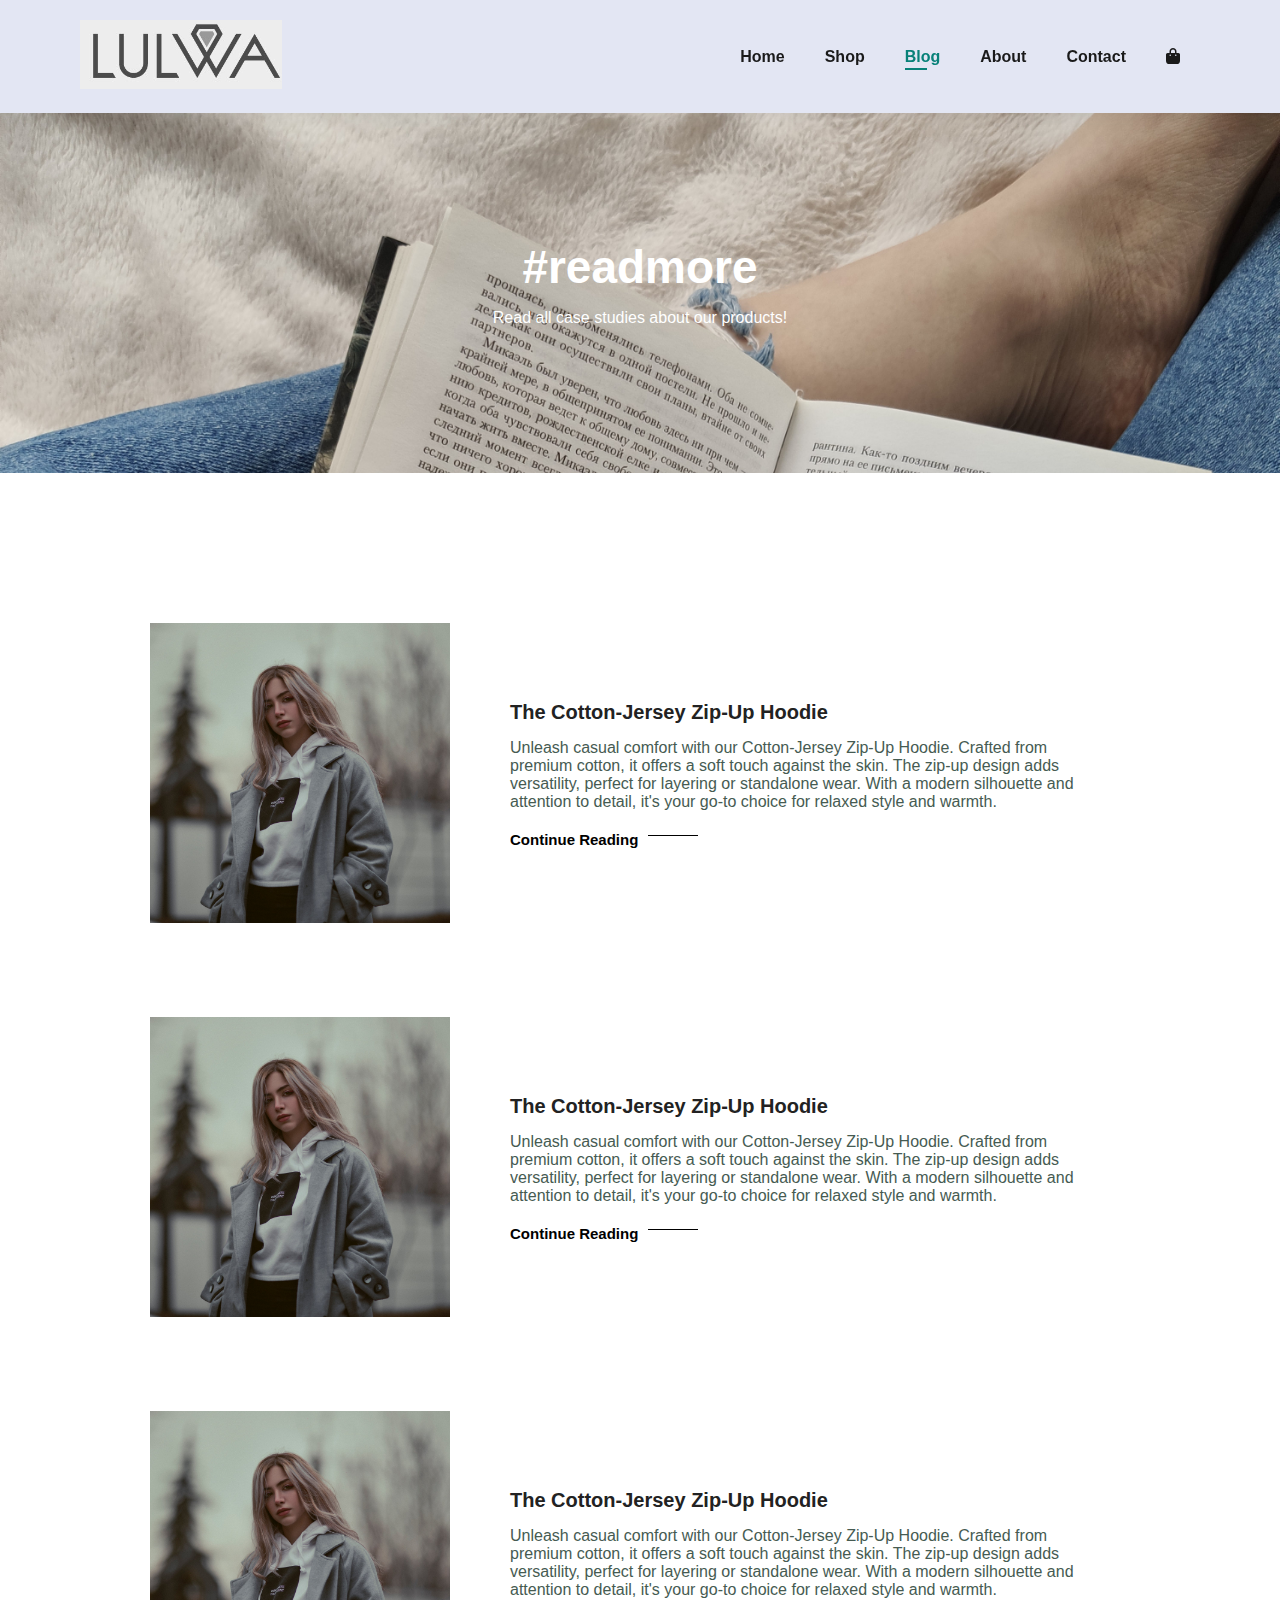
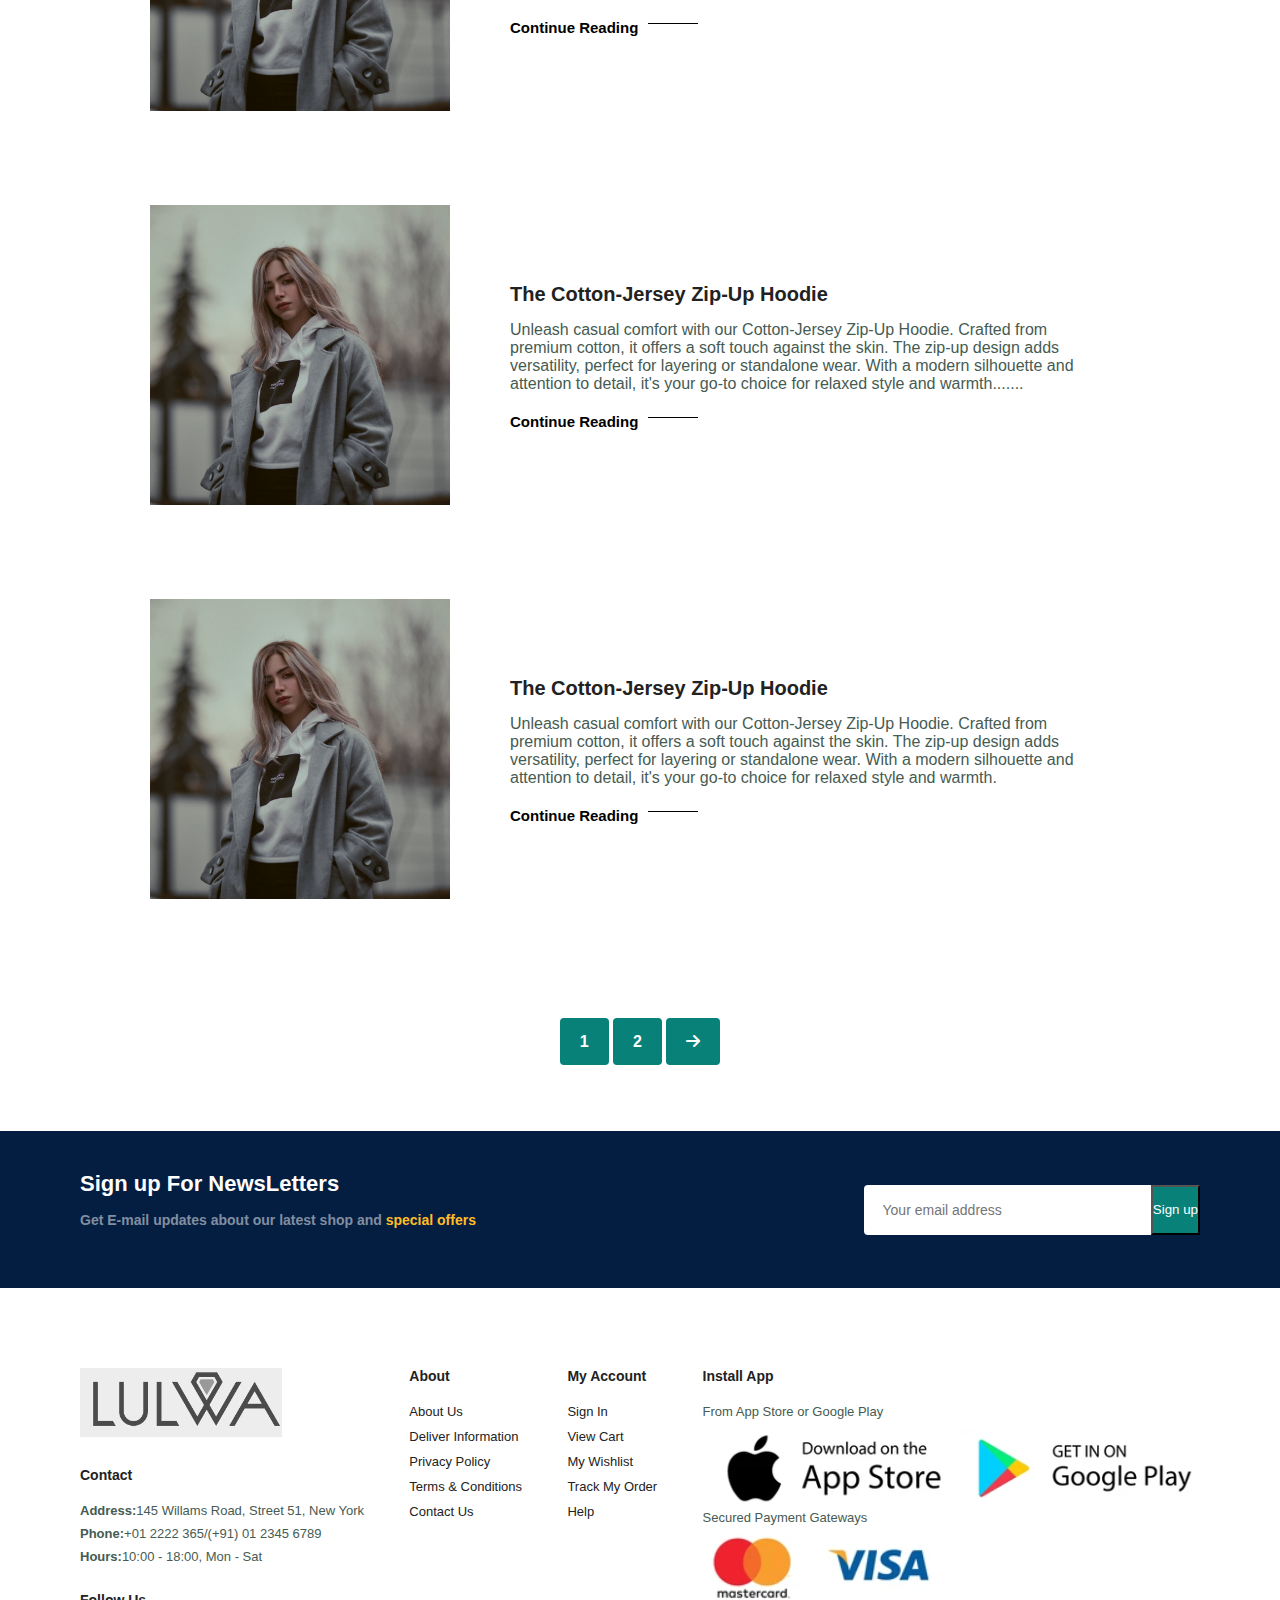
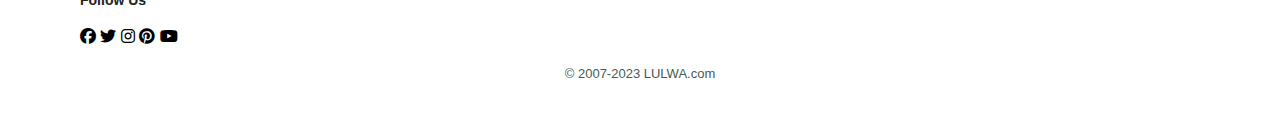
<file: blog.html>
<!DOCTYPE html>
<html lang="en">
<head>
    <meta charset="UTF-8">
    <meta name="viewport" content="width=device-width, initial-scale=1.0">
    <title>Ecommerece</title>
    <link rel="stylesheet" href="style.css">
    <link rel="stylesheet" href="https://cdnjs.cloudflare.com/ajax/libs/font-awesome/6.5.1/css/all.min.css">
</head>
<body>
    <section id="header">
        <a href="#"><img src="img/logo/logo2.PNG" class="logo" alt=""></a>
        <div>
            <ul id="navbar">
                <li><a href="index.html">Home</a></li>
                <li><a  href="shop.html">Shop</a></li>
                <li><a class="active" href="blog.html">Blog</a></li>
                <li><a href="about.html">About</a></li>
                <li><a href="contact.html">Contact</a></li>
                <li id="lg-bag"><a href="card.html"><i class="fa-solid fa-bag-shopping"></i></a></li>
                <a href="#" id="close"><i class="fa-solid fa-x"></i></a>
            </ul>
        </div>
        <div id="mobile">
            <a href="cart.html"><i class="fa-solid fa-bag-shopping"></i></a>
            <i id="bar" class="fas fa-outdent"></i>
        </div>

    </section>

    <section id="page-header" class="blog-header">
        <h2>#readmore</h2>

        <p>Read all case studies about our products!  </p>


    </section>

    <section id="blog">
        <div class="blog-box">
            <div class="blog-img">
                <img src="img/blog/blog2.jpg" width="80%" alt="">
            </div>
            <div class="blog-details">
                <h4>The Cotton-Jersey Zip-Up Hoodie</h4>
                <p>Unleash casual comfort with our Cotton-Jersey Zip-Up Hoodie. 
                Crafted from premium cotton, it offers a soft touch against the skin.
                 The zip-up design adds versatility, perfect for layering or standalone wear.
                  With a modern silhouette and attention to detail, it's your go-to choice for relaxed style and warmth.</p>
                  <a href="#">Continue Reading</a>
            </div>
        </div>
        <div class="blog-box">
            <div class="blog-img">
                <img src="img/blog/blog2.jpg" width="80%" alt="">
            </div>
            <div class="blog-details">
                <h4>The Cotton-Jersey Zip-Up Hoodie</h4>
                <p>Unleash casual comfort with our Cotton-Jersey Zip-Up Hoodie. 
                Crafted from premium cotton, it offers a soft touch against the skin.
                 The zip-up design adds versatility, perfect for layering or standalone wear.
                  With a modern silhouette and attention to detail, it's your go-to choice for relaxed style and warmth.</p>
                  <a href="#">Continue Reading</a>
            </div>
        </div>
        <div class="blog-box">
            <div class="blog-img">
                <img src="img/blog/blog2.jpg" width="80%" alt="">
            </div>
            <div class="blog-details">
                <h4>The Cotton-Jersey Zip-Up Hoodie</h4>
                <p>Unleash casual comfort with our Cotton-Jersey Zip-Up Hoodie. 
                Crafted from premium cotton, it offers a soft touch against the skin.
                 The zip-up design adds versatility, perfect for layering or standalone wear.
                  With a modern silhouette and attention to detail, it's your go-to choice for relaxed style and warmth.</p>
                  <a href="#">Continue Reading</a>
            </div>
        </div>
        <div class="blog-box">
            <div class="blog-img">
                <img src="img/blog/blog2.jpg" width="80%" alt="">
            </div>
            <div class="blog-details">
                <h4>The Cotton-Jersey Zip-Up Hoodie</h4>
                <p>Unleash casual comfort with our Cotton-Jersey Zip-Up Hoodie. 
                Crafted from premium cotton, it offers a soft touch against the skin.
                 The zip-up design adds versatility, perfect for layering or standalone wear.
                  With a modern silhouette and attention to detail, it's your go-to choice for relaxed style and warmth.......</p>
                  <a href="#">Continue Reading</a>
            </div>
        </div>
        <div class="blog-box">
            <div class="blog-img">
                <img src="img/blog/blog2.jpg" width="80%" alt="">
            </div>
            <div class="blog-details">
                <h4>The Cotton-Jersey Zip-Up Hoodie</h4>
                <p>Unleash casual comfort with our Cotton-Jersey Zip-Up Hoodie. 
                Crafted from premium cotton, it offers a soft touch against the skin.
                 The zip-up design adds versatility, perfect for layering or standalone wear.
                  With a modern silhouette and attention to detail, it's your go-to choice for relaxed style and warmth.</p>
                  <a href="#">Continue Reading</a>
            </div>
        </div>
    </section>

    <section id="pagination" class="section-p1">
        <a href="#">1</a>
        <a href="#">2</a>
        <a href="#"><i class="fa-solid fa-arrow-right"></i></a>
    </section>

    <section id="newsletter" class="section-p1 section-m1">
        <div class="newstext">
            <h4>Sign up For NewsLetters</h4>
            <p>Get E-mail updates about our latest shop and <span> special offers</span></p>
        </div>
        <div class="form"> 
         <input type="text" placeholder="Your email address">
         <button>Sign up</button>
        </div>
    </section>

    <footer class="section-p1">
        <div class="col">
            <img class="logo"src="img/logo/logo2.PNG" alt="">
            <h4>Contact</h4>
            <p><strong>Address:</strong>145 Willams Road, Street 51, New York</p>
            <p><strong>Phone:</strong>+01 2222 365/(+91) 01 2345 6789</p>
            <p><strong>Hours:</strong>10:00 - 18:00, Mon - Sat</p>
            <div class="follow"></div>
            <h4>Follow Us</h4>
            <div class="icon">
                <i class="fa-brands fa-facebook"></i>
                <i class="fa-brands fa-twitter"></i>
                <i class="fa-brands fa-instagram"></i>
                <i class="fa-brands fa-pinterest"></i>
                <i class="fa-brands fa-youtube"></i>

            </div>
        </div>
        <div class="col">
            <h4>About</h4>
            <a href="#">About Us</a>
            <a href="#">Deliver Information</a>
            <a href="#">Privacy Policy</a>
            <a href="#">Terms & Conditions</a>
            <a href="#">Contact Us</a>
        </div>
        <div class="col">
            <h4>My Account</h4>
            <a href="#">Sign In</a>
            <a href="#">View Cart</a>
            <a href="#">My Wishlist</a>
            <a href="#">Track My Order</a>
            <a href="#">Help</a>
        </div>
        <div class="col instal">
            <h4>Install App</h4>
            <p>From App Store or Google Play</p>
            <div class="row">
                <img src="img/footer/foot1.PNG" alt="">
                <img src="img/footer/foot2.PNG" alt="">
            </div>
            <p>Secured Payment Gateways</p>
            <img src="img/footer/pay1.PNG" alt="">
        </div>
        <div class="copyright">
            <p>© 2007-2023 LULWA.com</p>
        </div>

    </footer>
    <script src="scprit.js"></script>
        
</body>
</html>
</file>
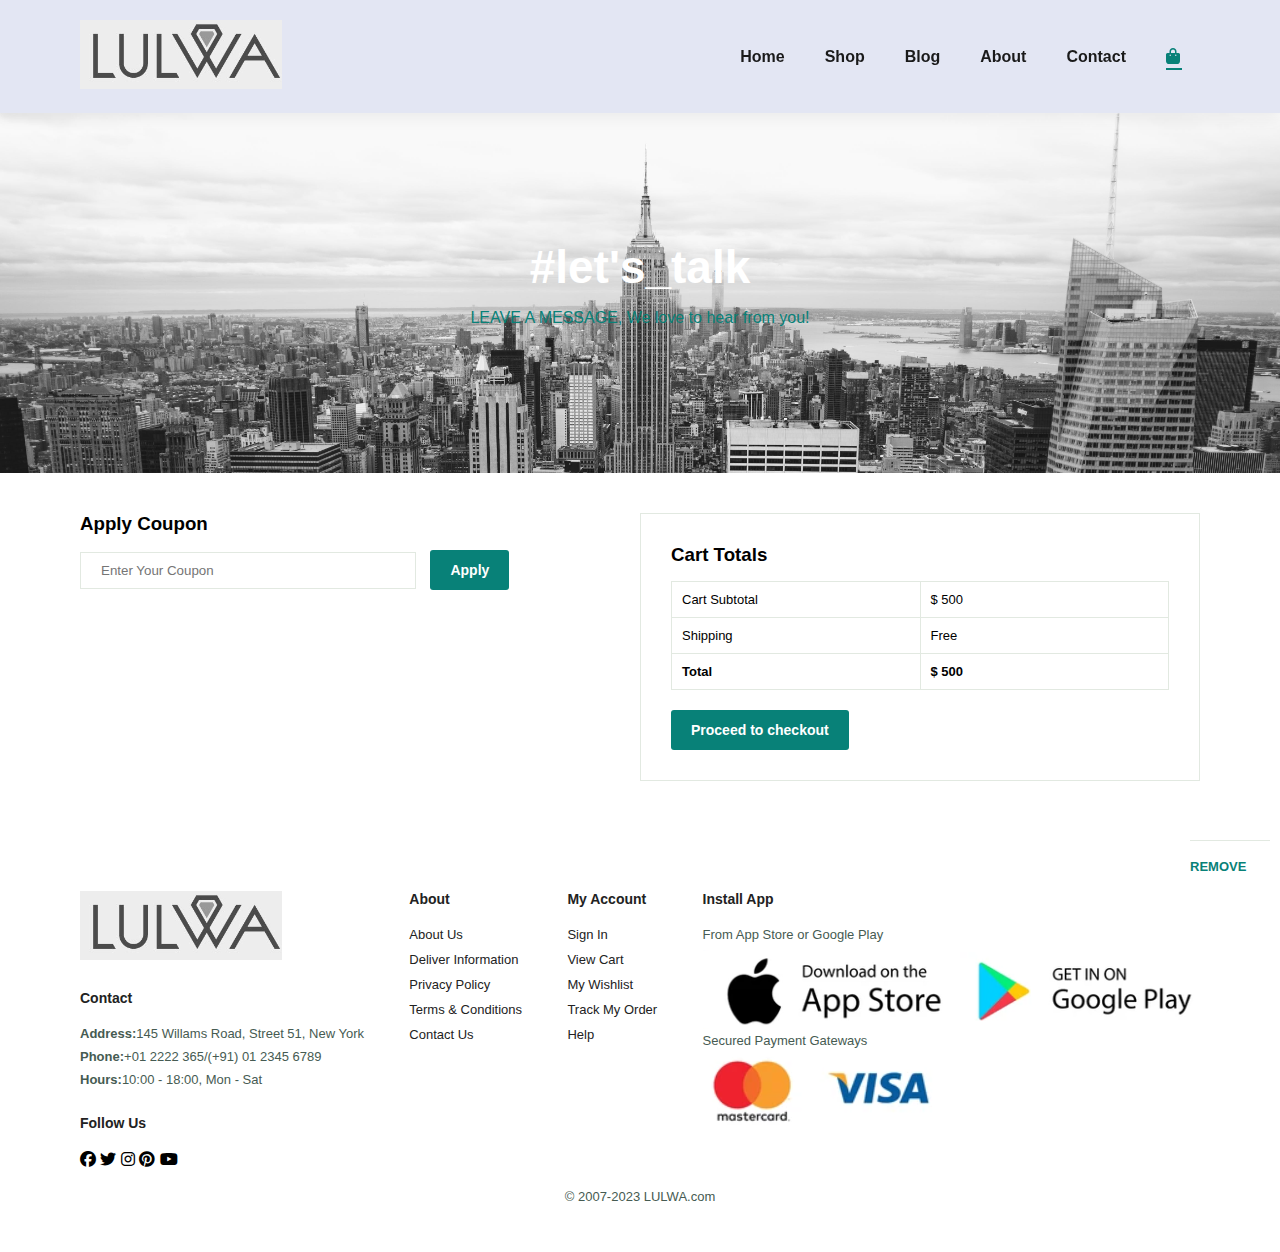
<file: cart.html>
<!DOCTYPE html>
<html lang="en">
<head>
    <meta charset="UTF-8">
    <meta name="viewport" content="width=device-width, initial-scale=1.0">
    <title>Ecommerece</title>
    <link rel="stylesheet" href="style.css">
    <link rel="stylesheet" href="https://cdnjs.cloudflare.com/ajax/libs/font-awesome/6.5.1/css/all.min.css">
</head>
<body>
    <section id="header">
        <a href="#"><img src="img/logo/logo2.PNG" class="logo" alt=""></a>
        <div>
            <ul id="navbar">
                <li><a href="index.html">Home</a></li>
                <li><a  href="shop.html">Shop</a></li>
                <li><a  href="blog.html">Blog</a></li>
                <li><a  href="about.html">About</a></li>
                <li><a  href="contact.html">Contact</a></li>
                <li id="lg-bag"><a class="active" href="cart.html"><i class="fa-solid fa-bag-shopping"></i></a></li>
                <a href="#" id="close"><i class="fa-solid fa-x"></i></a>
            </ul>
        </div>
        <div id="mobile">
            <a href="card.html"><i class="fa-solid fa-bag-shopping"></i></a>
            <i id="bar" class="fas fa-outdent"></i>
        </div>

    </section>

    <section id="page-header" class="about-header">
        <h2>#let's_talk</h2>

        <p id="para">LEAVE A MESSAGE, We love to hear from you! </p>


    </section>

    <section id="cart" class="section-p1">
        <table width="100%">
            <thead>
                <tr>
                    <td>Remove</td>
                    <td>Image</td>
                    <td>Product</td>
                    <td>Price</td>
                    <td>Quantity</td>
                    <td>Subtotal</td>
                </tr>
            </thead>
            <tbody>
                <tr>
                    <td><a href="#"><i class="fa-regular fa-circle-xmark"></i></a></td>
                    <td><img src="img/Shirt/Shirt1.PNG" alt=""></td>
                    <td>Mens Regular Fit Strips T-Shirt</td>
                    <td>$150.00</td>
                    <td><input type="number" value="1"></td>
                    <td>$150.00</td>
                </tr>
                <tr>
                    <td><a href="#"><i class="fa-regular fa-circle-xmark"></i></a></td>
                    <td><img src="img/Shirt/Shirt2.PNG" alt=""></td>
                    <td>Mens Regular Fit Strips T-Shirt</td>
                    <td>$150.00</td>
                    <td><input type="number" value="1"></td>
                    <td>$150.00</td>
                </tr>
                <tr>
                    <td><a href="#"><i class="fa-regular fa-circle-xmark"></i></a></td>
                    <td><img src="img/Shirt/Shirt3.PNG" alt=""></td>
                    <td>Mens Regular Fit Strips T-Shirt</td>
                    <td>$150.00</td>
                    <td><input type="number" value="1"></td>
                    <td>$150.00</td>
                </tr>
            </tbody>

        </table>
    </section>

    <section id="cart-add" class="section-p1">
        <div id="coupon">
            <h3>Apply Coupon</h3>
            <div>
                <input type="text" placeholder="Enter Your Coupon">
                <button class="normal">Apply</button>
            </div>
        </div>

        <div id="subtotal">
           <h3>Cart Totals</h3>
           <table>
            <tr>
                <td>Cart Subtotal</td>
                <td>$ 500</td>
            </tr>
            <tr>
                <td>Shipping</td>
                <td>Free</td>
            </tr>
            <tr>
                <td><strong>Total</strong></td>
                <td><strong>$ 500</strong></td>
            </tr>
           </table>
           <button class="normal">Proceed to checkout</button>
        </div>
    </section>


    <footer class="section-p1">
        <div class="col">
            <img class="logo"src="img/logo/logo2.PNG" alt="">
            <h4>Contact</h4>
            <p><strong>Address:</strong>145 Willams Road, Street 51, New York</p>
            <p><strong>Phone:</strong>+01 2222 365/(+91) 01 2345 6789</p>
            <p><strong>Hours:</strong>10:00 - 18:00, Mon - Sat</p>
            <div class="follow"></div>
            <h4>Follow Us</h4>
            <div class="icon">
                <i class="fa-brands fa-facebook"></i>
                <i class="fa-brands fa-twitter"></i>
                <i class="fa-brands fa-instagram"></i>
                <i class="fa-brands fa-pinterest"></i>
                <i class="fa-brands fa-youtube"></i>

            </div>
        </div>
        <div class="col">
            <h4>About</h4>
            <a href="#">About Us</a>
            <a href="#">Deliver Information</a>
            <a href="#">Privacy Policy</a>
            <a href="#">Terms & Conditions</a>
            <a href="#">Contact Us</a>
        </div>
        <div class="col">
            <h4>My Account</h4>
            <a href="#">Sign In</a>
            <a href="#">View Cart</a>
            <a href="#">My Wishlist</a>
            <a href="#">Track My Order</a>
            <a href="#">Help</a>
        </div>
        <div class="col instal">
            <h4>Install App</h4>
            <p>From App Store or Google Play</p>
            <div class="row">
                <img src="img/footer/foot1.PNG" alt="">
                <img src="img/footer/foot2.PNG" alt="">
            </div>
            <p>Secured Payment Gateways</p>
            <img src="img/footer/pay1.PNG" alt="">
        </div>
        <div class="copyright">
            <p>© 2007-2023 LULWA.com</p>
        </div>

    </footer>

    <script src="scprit.js"></script>
        
</body>
</html>
</file>
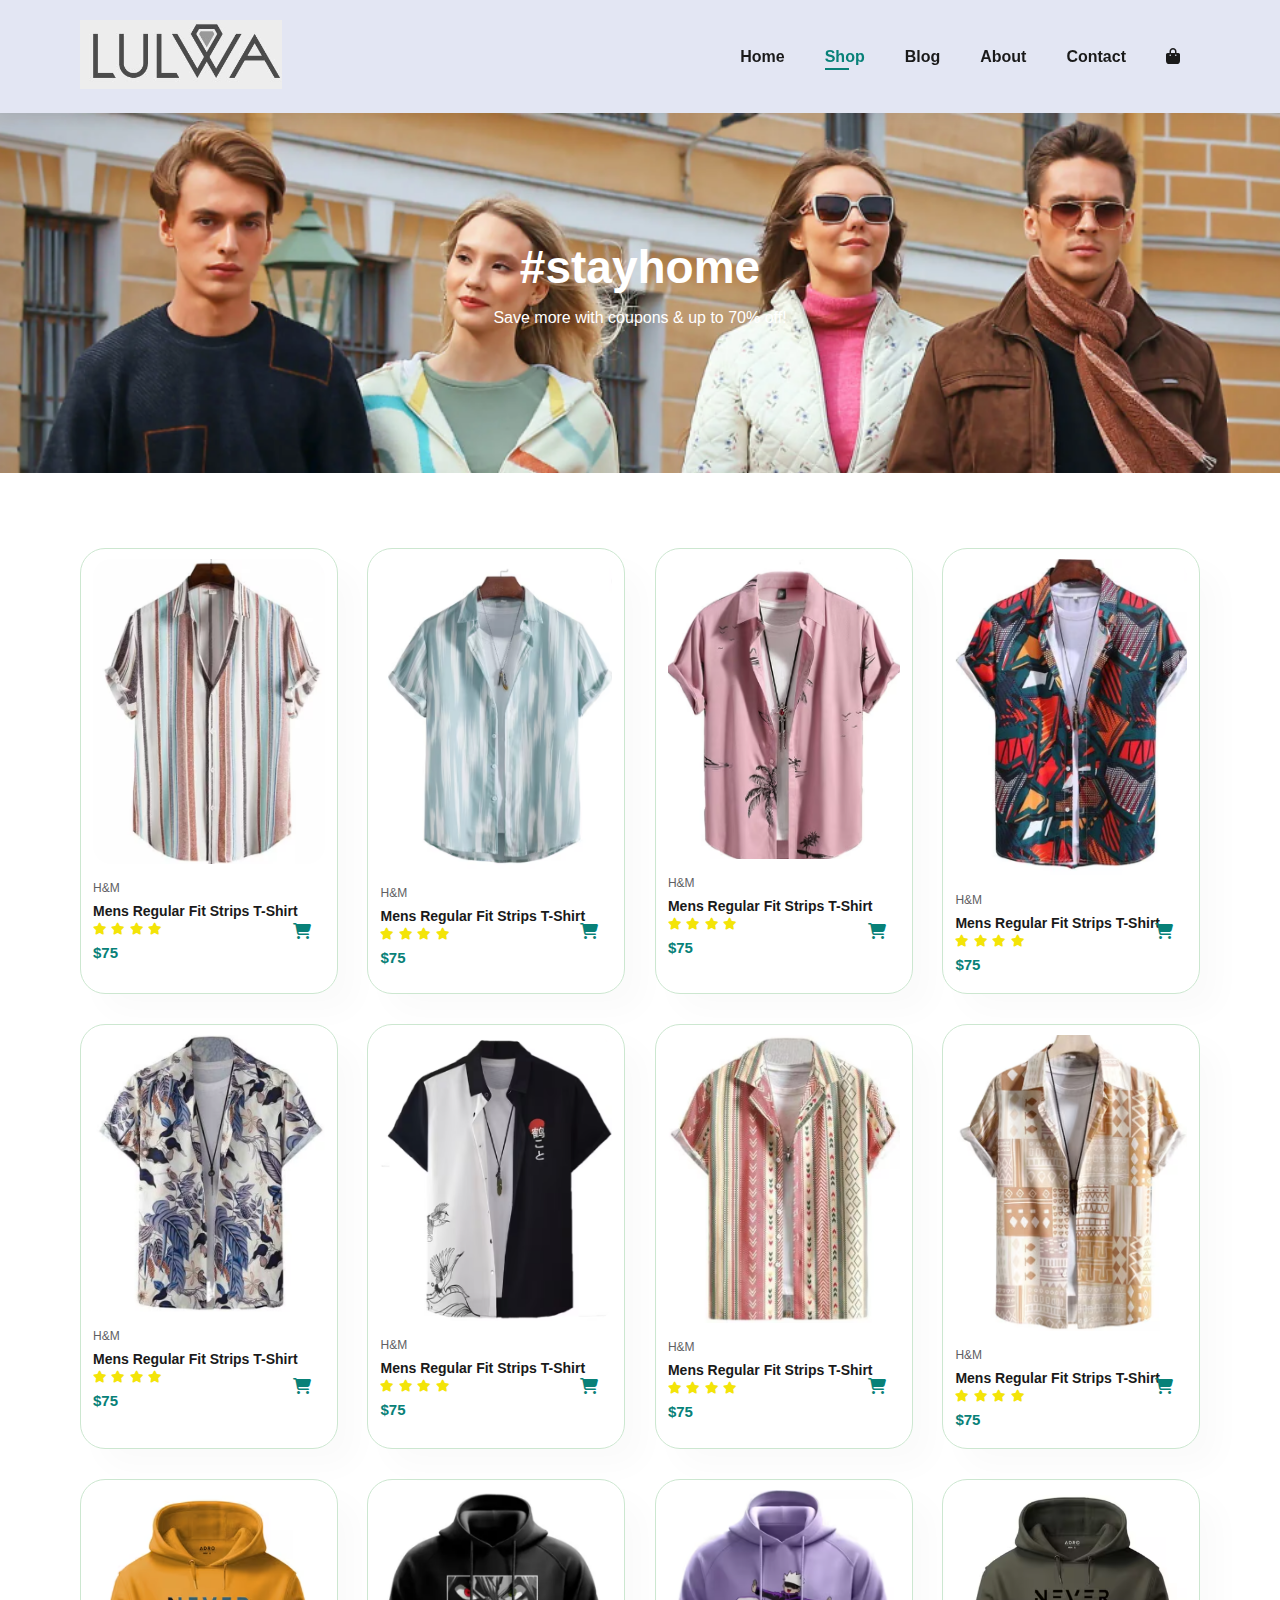
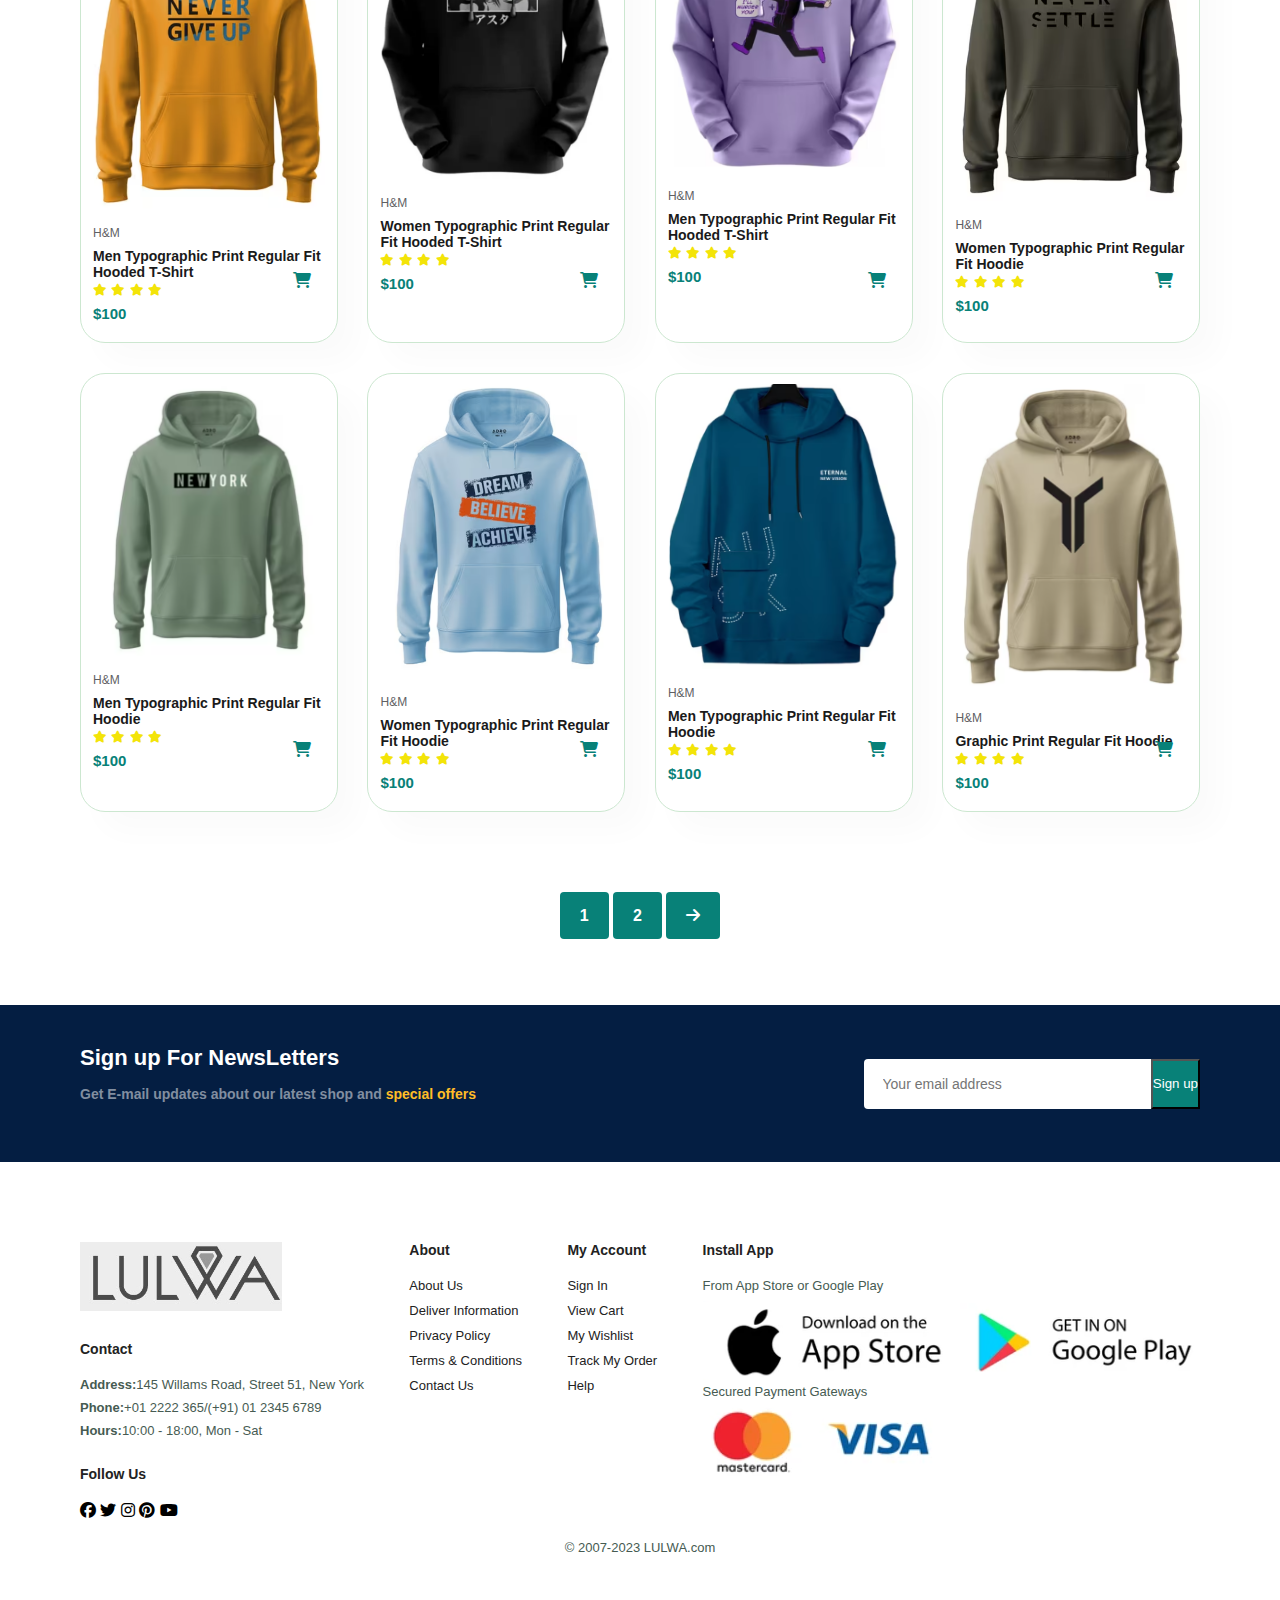
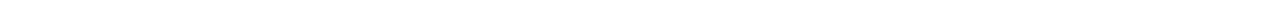
<file: shop.html>
<!DOCTYPE html>
<html lang="en">
<head>
    <meta charset="UTF-8">
    <meta name="viewport" content="width=device-width, initial-scale=1.0">
    <title>Ecommerece</title>
    <link rel="stylesheet" href="style.css">
    <link rel="stylesheet" href="https://cdnjs.cloudflare.com/ajax/libs/font-awesome/6.5.1/css/all.min.css">
</head>
<body>
    <section id="header">
        <a href="#"><img src="img/logo/logo2.PNG" class="logo" alt=""></a>
        <div>
            <ul id="navbar">
                <li><a href="index.html">Home</a></li>
                <li><a  class="active" href="shop.html">Shop</a></li>
                <li><a href="blog.html">Blog</a></li>
                <li><a href="about.html">About</a></li>
                <li><a href="contact.html">Contact</a></li>
                <li id="lg-bag"><a href="card.html"><i class="fa-solid fa-bag-shopping"></i></a></li>
                <a href="#" id="close"><i class="fa-solid fa-x"></i></a>
            </ul>
        </div>
        <div id="mobile">
            <a href="cart.html"><i class="fa-solid fa-bag-shopping"></i></a>
            <i id="bar" class="fas fa-outdent"></i>
        </div>

    </section>

    <section id="page-header">
        <h2>#stayhome</h2>
        <p>Save more with coupons & up to 70% off! </p>


    </section>

    <section id="product1" class="section-p1 ">
        <div class="pro-container">
            <div class="pro" onclick="window.location.href='sproduct.html';">
                <img src="img/Shirt/Shirt1.PNG" alt="">
                <div class="des">
                    <span>H&M</span>
                    <h5>Mens Regular Fit Strips T-Shirt</h5>
                    <div class="star">
                        <i class="fas fa-star"></i>
                        <i class="fas fa-star"></i>
                        <i class="fas fa-star"></i>
                        <i class="fas fa-star"></i>
                    </div>
                    <h4>$75</h4>
                </div >
                <a id="cart"href="#"><i class="fa-solid fa-cart-shopping shop"></i></a>
            </div>
            <div class="pro">
                <img src="img/Shirt/Shirt2.PNG" alt="">
                <div class="des">
                    <span>H&M</span>
                    <h5>Mens Regular Fit Strips T-Shirt</h5>
                    <div class="star">
                        <i class="fas fa-star"></i>
                        <i class="fas fa-star"></i>
                        <i class="fas fa-star"></i>
                        <i class="fas fa-star"></i>
                    </div>
                    <h4>$75</h4>
                </div >
                <a id="cart"href="#"><i class="fa-solid fa-cart-shopping shop"></i></a>
            </div>
            <div class="pro">
                <img src="img/Shirt/Shirt3.PNG" alt="">
                <div class="des">
                    <span>H&M</span>
                    <h5>Mens Regular Fit Strips T-Shirt</h5>
                    <div class="star">
                        <i class="fas fa-star"></i>
                        <i class="fas fa-star"></i>
                        <i class="fas fa-star"></i>
                        <i class="fas fa-star"></i>
                    </div>
                    <h4>$75</h4>
                </div >
               <a id="cart"href="#"><i class="fa-solid fa-cart-shopping shop"></i></a>
            </div>
            <div class="pro">
                <img src="img/Shirt/Shirt11.PNG" alt="">
                <div class="des">
                    <span>H&M</span>
                    <h5>Mens Regular Fit Strips T-Shirt</h5>
                    <div class="star">
                        <i class="fas fa-star"></i>
                        <i class="fas fa-star"></i>
                        <i class="fas fa-star"></i>
                        <i class="fas fa-star"></i>
                    </div>
                    <h4>$75</h4>
                </div >
                <a id="cart"href="#"><i class="fa-solid fa-cart-shopping shop"></i></a>
            </div>
            <div class="pro">
                <img src="img/Shirt/Shirt9.PNG" alt="">
                <div class="des">
                    <span>H&M</span>
                    <h5>Mens Regular Fit Strips T-Shirt</h5>
                    <div class="star">
                        <i class="fas fa-star"></i>
                        <i class="fas fa-star"></i>
                        <i class="fas fa-star"></i>
                        <i class="fas fa-star"></i>
                    </div>
                    <h4>$75</h4>
                </div >
                <a id="cart"href="#"><i class="fa-solid fa-cart-shopping shop"></i></a>
            </div>
            <div class="pro">
                <img src="img/Shirt/Shirt6.PNG" alt="">
                <div class="des">
                    <span>H&M</span>
                    <h5>Mens Regular Fit Strips T-Shirt</h5>
                    <div class="star">
                        <i class="fas fa-star"></i>
                        <i class="fas fa-star"></i>
                        <i class="fas fa-star"></i>
                        <i class="fas fa-star"></i>
                    </div>
                    <h4>$75</h4>
                </div >
                <a id="cart"href="#"><i class="fa-solid fa-cart-shopping shop"></i></a>
            </div>
            <div class="pro">
                <img src="img/Shirt/Shirt7.PNG" alt="">
                <div class="des">
                    <span>H&M</span>
                    <h5>Mens Regular Fit Strips T-Shirt</h5>
                    <div class="star">
                        <i class="fas fa-star"></i>
                        <i class="fas fa-star"></i>
                        <i class="fas fa-star"></i>
                        <i class="fas fa-star"></i>
                    </div>
                    <h4>$75</h4>
                </div >
                <a id="cart"href="#"><i class="fa-solid fa-cart-shopping shop"></i></a>
            </div>
            <div class="pro">
                <img src="img/Shirt/Shirt10.PNG" alt="">
                <div class="des">
                    <span>H&M</span>
                    <h5>Mens Regular Fit Strips T-Shirt</h5>
                    <div class="star">
                        <i class="fas fa-star"></i>
                        <i class="fas fa-star"></i>
                        <i class="fas fa-star"></i>
                        <i class="fas fa-star"></i>
                    </div>
                    <h4>$75</h4>
                </div >
                <a id="cart"href="#"><i class="fa-solid fa-cart-shopping shop"></i></a>
            </div>
       
            <div class="pro">
                <img src="img/New Arrival/newarr9.PNG" alt="">
                <div class="des">
                    <span>H&M</span>
                    <h5>Men Typographic Print Regular Fit Hooded T-Shirt</h5>
                    <div class="star">
                        <i class="fas fa-star"></i>
                        <i class="fas fa-star"></i>
                        <i class="fas fa-star"></i>
                        <i class="fas fa-star"></i>
                    </div>
                    <h4>$100</h4>
                </div >
                <a id="cart"href="#"><i class="fa-solid fa-cart-shopping shop"></i></a>
            </div>
            <div class="pro">
                <img src="img/New Arrival/newarr10.PNG" alt="">
                <div class="des">
                    <span>H&M</span>
                    <h5>Women Typographic Print Regular Fit Hooded T-Shirt</h5>
                    <div class="star">
                        <i class="fas fa-star"></i>
                        <i class="fas fa-star"></i>
                        <i class="fas fa-star"></i>
                        <i class="fas fa-star"></i>
                    </div>
                    <h4>$100</h4>
                </div >
                <a id="cart"href="#"><i class="fa-solid fa-cart-shopping shop"></i></a>
            </div>
            <div class="pro">
                <img src="img/New Arrival/newarr11.PNG" alt="">
                <div class="des">
                    <span>H&M</span>
                    <h5>Men Typographic Print Regular Fit Hooded T-Shirt</h5>
                    <div class="star">
                        <i class="fas fa-star"></i>
                        <i class="fas fa-star"></i>
                        <i class="fas fa-star"></i>
                        <i class="fas fa-star"></i>
                    </div>
                    <h4>$100</h4>
                </div >
                <a id="cart"href="#"><i class="fa-solid fa-cart-shopping shop"></i></a>
            </div>
            <div class="pro">
                <img src="img/New Arrival/newarr12.PNG" alt="">
                <div class="des">
                    <span>H&M</span>
                    <h5>Women Typographic Print Regular Fit Hoodie</h5>
                    <div class="star">
                        <i class="fas fa-star"></i>
                        <i class="fas fa-star"></i>
                        <i class="fas fa-star"></i>
                        <i class="fas fa-star"></i>
                    </div>
                    <h4>$100</h4>
                </div >
                <a id="cart"href="#"><i class="fa-solid fa-cart-shopping shop"></i></a>
            </div>
            <div class="pro">
                <img src="img/New Arrival/newarr5.PNG" alt="">
                <div class="des">
                    <span>H&M</span>
                    <h5>Men Typographic Print Regular Fit Hoodie</h5>
                    <div class="star">
                        <i class="fas fa-star"></i>
                        <i class="fas fa-star"></i>
                        <i class="fas fa-star"></i>
                        <i class="fas fa-star"></i>
                    </div>
                    <h4>$100</h4>
                </div >
                <a id="cart"href="#"><i class="fa-solid fa-cart-shopping shop"></i></a>
            </div>
            <div class="pro">
                <img src="img/New Arrival/newarr6.PNG" alt="">
                <div class="des">
                    <span>H&M</span>
                    <h5>Women Typographic Print Regular Fit Hoodie</h5>
                    <div class="star">
                        <i class="fas fa-star"></i>
                        <i class="fas fa-star"></i>
                        <i class="fas fa-star"></i>
                        <i class="fas fa-star"></i>
                    </div>
                    <h4>$100</h4>
                </div >
                <a id="cart"href="#"><i class="fa-solid fa-cart-shopping shop"></i></a>
            </div>
            <div class="pro">
                <img src="img/New Arrival/newarr1.PNG" alt="">
                <div class="des">
                    <span>H&M</span>
                    <h5>Men Typographic Print Regular Fit Hoodie</h5>
                    <div class="star">
                        <i class="fas fa-star"></i>
                        <i class="fas fa-star"></i>
                        <i class="fas fa-star"></i>
                        <i class="fas fa-star"></i>
                    </div>
                    <h4>$100</h4>
                </div >
                <a id="cart"href="#"><i class="fa-solid fa-cart-shopping shop"></i></a>
            </div>
            <div class="pro">
                <img src="img/New Arrival/newarr8.PNG" alt="">
                <div class="des">
                    <span>H&M</span>
                    <h5>Graphic Print Regular Fit Hoodie</h5>
                    <div class="star">
                        <i class="fas fa-star"></i>
                        <i class="fas fa-star"></i>
                        <i class="fas fa-star"></i>
                        <i class="fas fa-star"></i>
                    </div>
                    <h4>$100</h4>
                </div >
                <a id="cart"href="#"><i class="fa-solid fa-cart-shopping shop"></i></a>
            </div>
        </div>
         
    </section>

    <section id="pagination" class="section-p1">
        <a href="#">1</a>
        <a href="#">2</a>
        <a href="#"><i class="fa-solid fa-arrow-right"></i></a>
    </section>

    <section id="newsletter" class="section-p1 section-m1">
        <div class="newstext">
            <h4>Sign up For NewsLetters</h4>
            <p>Get E-mail updates about our latest shop and <span> special offers</span></p>
        </div>
        <div class="form"> 
         <input type="text" placeholder="Your email address">
         <button>Sign up</button>
        </div>
    </section>

    <footer class="section-p1">
        <div class="col">
            <img class="logo"src="img/logo/logo2.PNG" alt="">
            <h4>Contact</h4>
            <p><strong>Address:</strong>145 Willams Road, Street 51, New York</p>
            <p><strong>Phone:</strong>+01 2222 365/(+91) 01 2345 6789</p>
            <p><strong>Hours:</strong>10:00 - 18:00, Mon - Sat</p>
            <div class="follow"></div>
            <h4>Follow Us</h4>
            <div class="icon">
                <i class="fa-brands fa-facebook"></i>
                <i class="fa-brands fa-twitter"></i>
                <i class="fa-brands fa-instagram"></i>
                <i class="fa-brands fa-pinterest"></i>
                <i class="fa-brands fa-youtube"></i>

            </div>
        </div>
        <div class="col">
            <h4>About</h4>
            <a href="#">About Us</a>
            <a href="#">Deliver Information</a>
            <a href="#">Privacy Policy</a>
            <a href="#">Terms & Conditions</a>
            <a href="#">Contact Us</a>
        </div>
        <div class="col">
            <h4>My Account</h4>
            <a href="#">Sign In</a>
            <a href="#">View Cart</a>
            <a href="#">My Wishlist</a>
            <a href="#">Track My Order</a>
            <a href="#">Help</a>
        </div>
        <div class="col instal">
            <h4>Install App</h4>
            <p>From App Store or Google Play</p>
            <div class="row">
                <img src="img/footer/foot1.PNG" alt="">
                <img src="img/footer/foot2.PNG" alt="">
            </div>
            <p>Secured Payment Gateways</p>
            <img src="img/footer/pay1.PNG" alt="">
        </div>
        <div class="copyright">
            <p>© 2007-2023 LULWA.com</p>
        </div>

    </footer>
    <script src="scprit.js"></script>
        
</body>
</html>
</file>
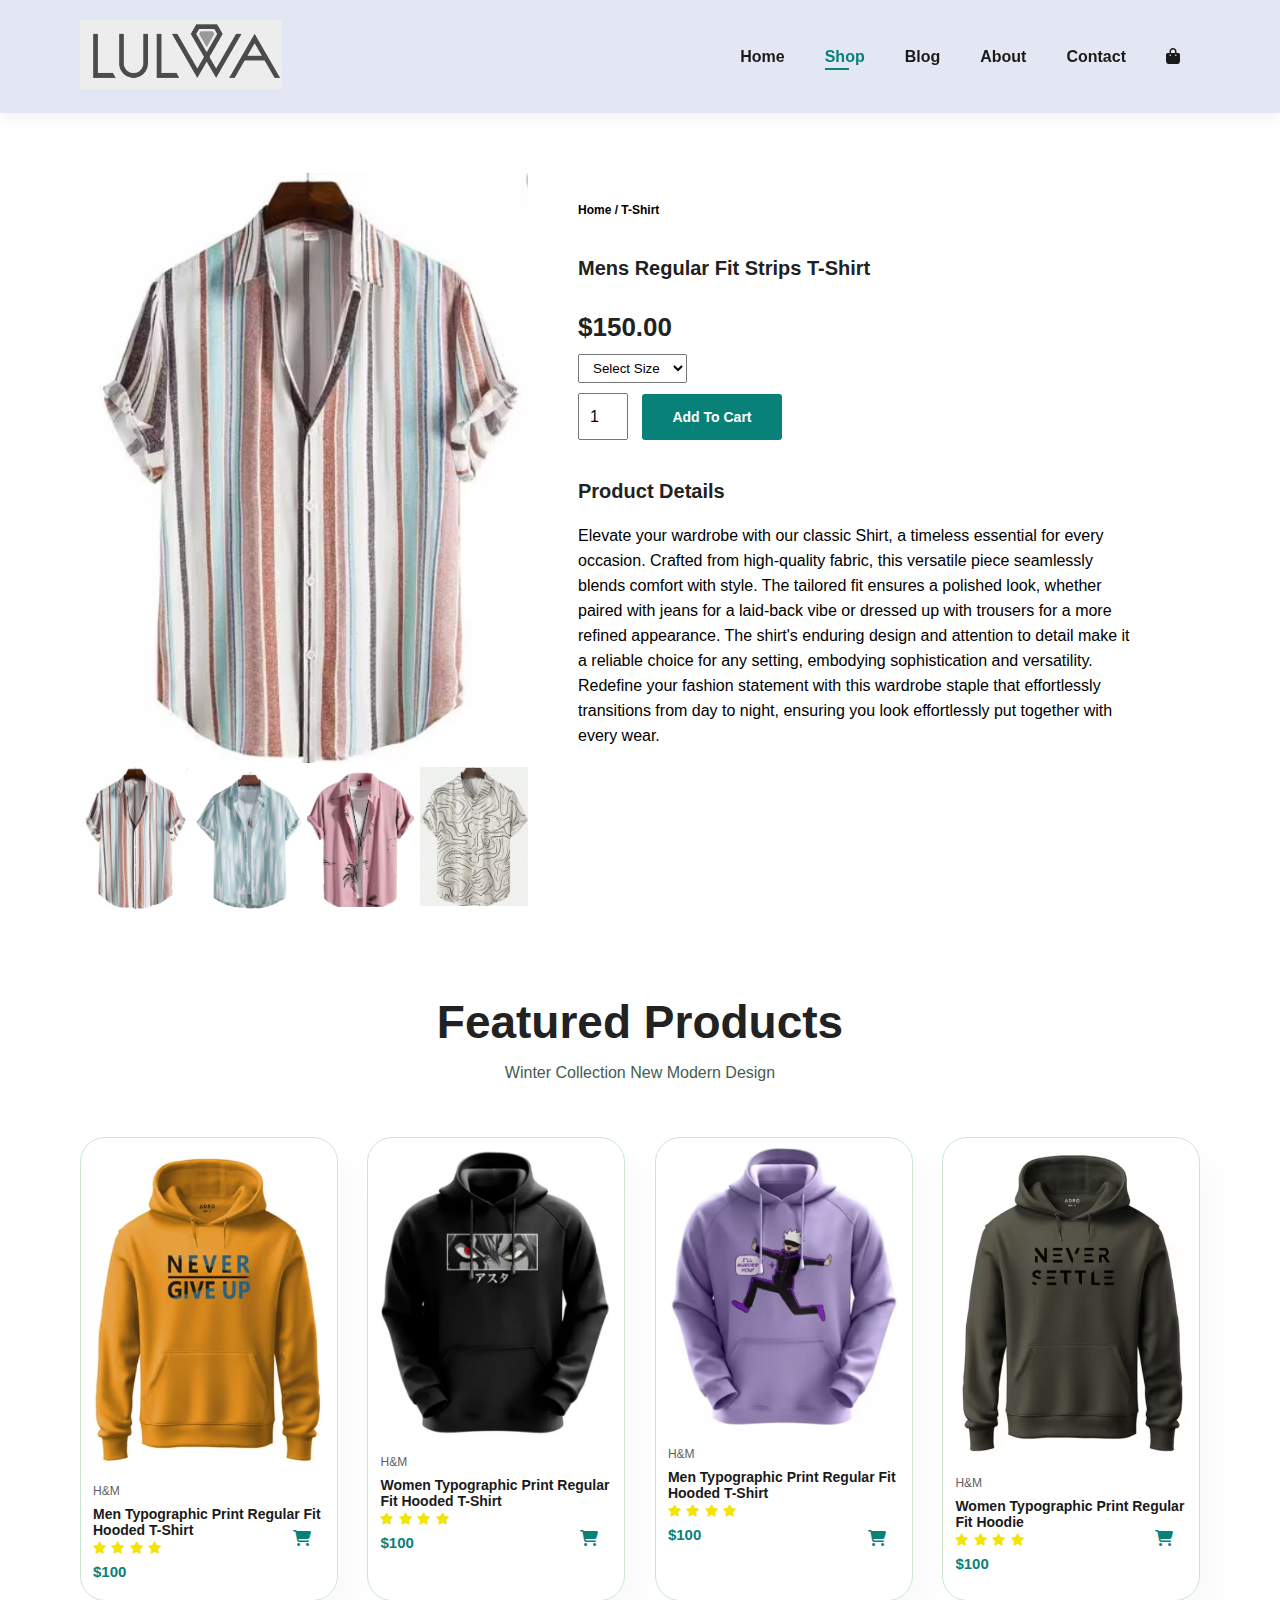
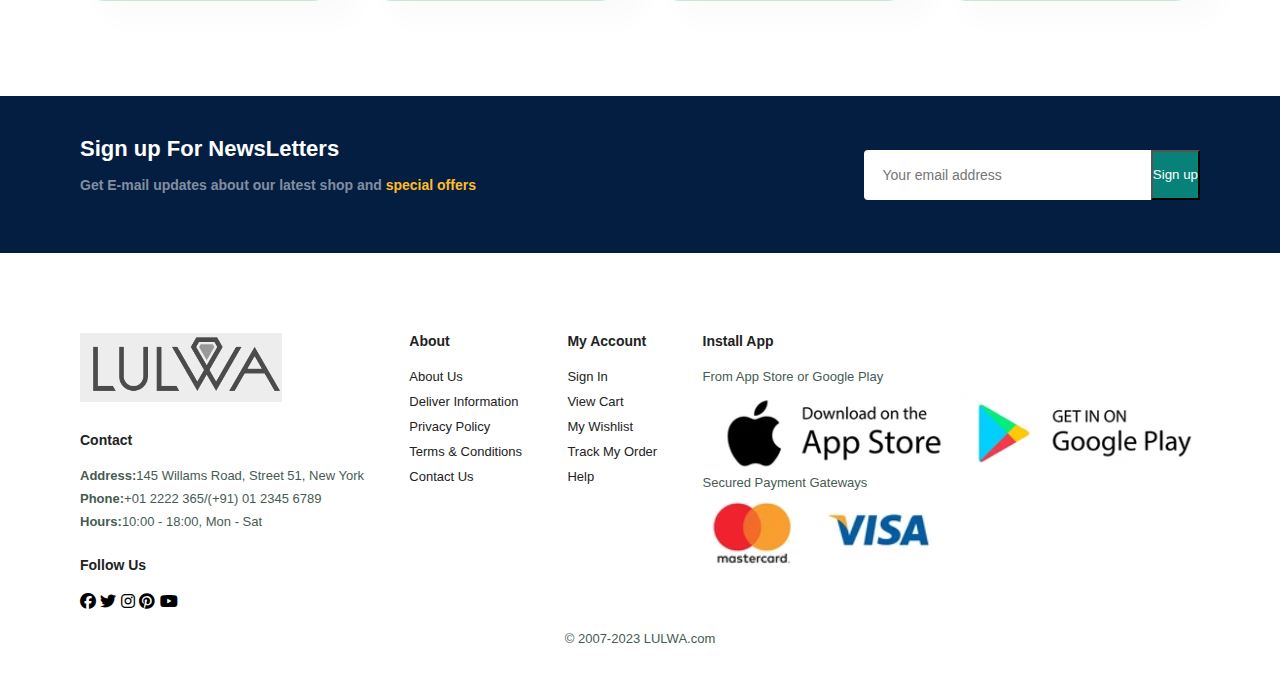
<file: sproduct.html>
<!DOCTYPE html>
<html lang="en">
<head>
    <meta charset="UTF-8">
    <meta name="viewport" content="width=device-width, initial-scale=1.0">
    <title>Ecommerece</title>
    <link rel="stylesheet" href="style.css">
    <link rel="stylesheet" href="https://cdnjs.cloudflare.com/ajax/libs/font-awesome/6.5.1/css/all.min.css">
</head>
<body>
    <section id="header">
        <a href="#"><img src="img/logo/logo2.PNG" class="logo" alt=""></a>
        <div>
            <ul id="navbar">
                <li><a href="index.html">Home</a></li>
                <li><a  class="active" href="shop.html">Shop</a></li>
                <li><a href="blog.html">Blog</a></li>
                <li><a href="about.html">About</a></li>
                <li><a href="contact.html">Contact</a></li>
                <li id="lg-bag"><a href="cart.html"><i class="fa-solid fa-bag-shopping"></i></a></li>
                <a href="#" id="close"><i class="fa-solid fa-x"></i></a>
            </ul>
        </div>
        <div id="mobile">
            <a href="card.html"><i class="fa-solid fa-bag-shopping"></i></a>
            <i id="bar" class="fas fa-outdent"></i>
        </div>

    </section>

    <section id="prodetails" class="section-p1">
        <div class="single-pro-image">
            <img src="img/Shirt/Shirt1.PNG"  width="100%" id="MainImg" alt="">

            <div class="small-img-group">
                <div class="small-img-col">
                    <img src="img/Shirt/Shirt1.PNG" width="100%" class="small-img" alt="">
                </div>
                <div class="small-img-col">
                    <img src="img/Shirt/Shirt2.PNG" width="100%" class="small-img" alt="">
                </div>
                <div class="small-img-col">
                    <img src="img/Shirt/Shirt3.PNG" width="100%" class="small-img" alt="">
                </div>
                <div class="small-img-col">
                    <img src="img/Shirt/Shirt4.PNG" width="100%" class="small-img" alt="">
                </div>
            </div>
        </div>

        <div class="single-pro-details">
            <h6>Home / T-Shirt</h6>
            <h4>Mens Regular Fit Strips T-Shirt</h4>
            <h2>$150.00</h2>
            <select>
                <option>Select Size</option>
                <option>Small</option>
                <option>Medium</option>
                <option>Large</option>
                <option>XL</option>
                <option>XXL</option>
            </select>
            <input type="number" value="1">
            <button class="normal">Add To Cart</button>
            <h4>Product Details</h4>
            <span> Elevate your wardrobe with our classic Shirt, a timeless essential for every occasion. 
            Crafted from high-quality fabric, this versatile piece seamlessly blends comfort with style. 
            The tailored fit ensures a polished look, whether paired with jeans for a laid-back vibe or dressed up with trousers for a more refined appearance.
            The shirt's enduring design and attention to detail make it a reliable choice for any setting, embodying sophistication and versatility. 
            Redefine your fashion statement with this wardrobe staple that effortlessly transitions from day to night, ensuring you look effortlessly put together with every wear.</span>
        </div>
    </section>

    <section id="product1" class="section-p1 ">
        <h2>Featured Products</h2>
        <p>Winter Collection New Modern Design</p>
        <div class="pro-container">
            <div class="pro">
                <img src="img/New Arrival/newarr9.PNG" alt="">
                <div class="des">
                    <span>H&M</span>
                    <h5>Men Typographic Print Regular Fit Hooded T-Shirt</h5>
                    <div class="star">
                        <i class="fas fa-star"></i>
                        <i class="fas fa-star"></i>
                        <i class="fas fa-star"></i>
                        <i class="fas fa-star"></i>
                    </div>
                    <h4>$100</h4>
                </div >
                <a id="cart"href="#"><i class="fa-solid fa-cart-shopping shop"></i></a>
            </div>
            <div class="pro">
                <img src="img/New Arrival/newarr10.PNG" alt="">
                <div class="des">
                    <span>H&M</span>
                    <h5>Women Typographic Print Regular Fit Hooded T-Shirt</h5>
                    <div class="star">
                        <i class="fas fa-star"></i>
                        <i class="fas fa-star"></i>
                        <i class="fas fa-star"></i>
                        <i class="fas fa-star"></i>
                    </div>
                    <h4>$100</h4>
                </div >
                <a id="cart"href="#"><i class="fa-solid fa-cart-shopping shop"></i></a>
            </div>
            <div class="pro">
                <img src="img/New Arrival/newarr11.PNG" alt="">
                <div class="des">
                    <span>H&M</span>
                    <h5>Men Typographic Print Regular Fit Hooded T-Shirt</h5>
                    <div class="star">
                        <i class="fas fa-star"></i>
                        <i class="fas fa-star"></i>
                        <i class="fas fa-star"></i>
                        <i class="fas fa-star"></i>
                    </div>
                    <h4>$100</h4>
                </div >
                <a id="cart"href="#"><i class="fa-solid fa-cart-shopping shop"></i></a>
            </div>
            <div class="pro">
                <img src="img/New Arrival/newarr12.PNG" alt="">
                <div class="des">
                    <span>H&M</span>
                    <h5>Women Typographic Print Regular Fit Hoodie</h5>
                    <div class="star">
                        <i class="fas fa-star"></i>
                        <i class="fas fa-star"></i>
                        <i class="fas fa-star"></i>
                        <i class="fas fa-star"></i>
                    </div>
                    <h4>$100</h4>
                </div >
                <a id="cart"href="#"><i class="fa-solid fa-cart-shopping shop"></i></a>
            </div>
         
    </section>

    <section id="newsletter" class="section-p1 section-m1">
        <div class="newstext">
            <h4>Sign up For NewsLetters</h4>
            <p>Get E-mail updates about our latest shop and <span> special offers</span></p>
        </div>
        <div class="form"> 
         <input type="text" placeholder="Your email address">
         <button>Sign up</button>
        </div>
    </section>

    <footer class="section-p1">
        <div class="col">
            <img class="logo"src="img/logo/logo2.PNG" alt="">
            <h4>Contact</h4>
            <p><strong>Address:</strong>145 Willams Road, Street 51, New York</p>
            <p><strong>Phone:</strong>+01 2222 365/(+91) 01 2345 6789</p>
            <p><strong>Hours:</strong>10:00 - 18:00, Mon - Sat</p>
            <div class="follow"></div>
            <h4>Follow Us</h4>
            <div class="icon">
                <i class="fa-brands fa-facebook"></i>
                <i class="fa-brands fa-twitter"></i>
                <i class="fa-brands fa-instagram"></i>
                <i class="fa-brands fa-pinterest"></i>
                <i class="fa-brands fa-youtube"></i>

            </div>
        </div>
        <div class="col">
            <h4>About</h4>
            <a href="#">About Us</a>
            <a href="#">Deliver Information</a>
            <a href="#">Privacy Policy</a>
            <a href="#">Terms & Conditions</a>
            <a href="#">Contact Us</a>
        </div>
        <div class="col">
            <h4>My Account</h4>
            <a href="#">Sign In</a>
            <a href="#">View Cart</a>
            <a href="#">My Wishlist</a>
            <a href="#">Track My Order</a>
            <a href="#">Help</a>
        </div>
        <div class="col instal">
            <h4>Install App</h4>
            <p>From App Store or Google Play</p>
            <div class="row">
                <img src="img/footer/foot1.PNG" alt="">
                <img src="img/footer/foot2.PNG" alt="">
            </div>
            <p>Secured Payment Gateways</p>
            <img src="img/footer/pay1.PNG" alt="">
        </div>
        <div class="copyright">
            <p>© 2007-2023 LULWA.com</p>
        </div>

    </footer>

    <script>
        var MainImg=document.getElementById("MainImg");
        var smalImg=document.getElementsByClassName("small-img");
        smalImg[0].onclick= function(){
         MainImg.src=smalImg[0].src;
        }
        smalImg[1].onclick= function(){
         MainImg.src=smalImg[1].src;
        }
        smalImg[2].onclick= function(){
         MainImg.src=smalImg[2].src;
        }
        smalImg[3].onclick= function(){
         MainImg.src=smalImg[3].src;
        }
    </script>
    <script src="scprit.js"></script>
        
</body>
</html>
</file>
<file: style.css>
*{
    margin:0;
    padding:0;
    box-sizing: border-box;
    font-family: sans-serif;
}
h1{
    font-size: 50px;
    line-height: 64px;
    color: #222;
}
h2{
    font-size: 46px;
    line-height: 54px;
    color:#222;
}
h4{
 font-size: 20px;
 color: #222;
}
h6{
    font-weight: 700;
    font-size: 12px;
}
p{
    font-size: 16px;
    color:#465b52;
    margin:15px 0 20px 0;

}
.section-p1 {
    padding: 40px 80px;
}
.section-m1 {
    margin:40px 0;
}
button.normal{
   font-size:14px;
   font-weight:600;
   padding:15px 30px;
   color:#000;
   background-color:#fff;
   border-radius: 3px;
   cursor: pointer;
   border:none;
   outline: none;
   transition: 0.02s;

}
button.white{
  font-size:13px;
  font-weight:600;
  padding:11px 18px;
  color:#fff;
  background-color:transparent;
  cursor: pointer;
  border:1px solid #fff;
  outline: none;
  transition: 0.02s;

}
 body {
    width:100%;
 }
 /*Header Start*/

 #header{
    display:flex;
    align-items:center;
    justify-content: space-between;
    padding:20px 80px;
    background:#E3E6F3;
    box-shadow: 0 5px 15px rgba(0, 0, 0, 0.06);
    z-index:999;
    position:sticky;
    top:0;
    left:0;
 
 }
 #navbar{
    display:flex;
    align-items:center;
    justify-content: center;

 }
 #navbar li {
    list-style: none;
    padding:0 20px;
    position: relative;
 }
 #navbar li a {
    text-decoration:none;
    font-size: 16px;
    font-weight: 600;
    color:#1a1a1a;
    transition: 0.3s ease;
 }
 #navbar li a:hover,
 #navbar li a.active {
    color:#088178;
 }
 #navbar li a.active::after,
 #navbar li a:hover::after {
    content:"";
    width:30%;
    height:2px;
    background-color:#088178 ;
    position:absolute;
    bottom :-4px;
    left:20px;
 }
 #mobile{
  display:none;
  align-items:center;
 }

 #close {
  display:none;
 }
 /*Header End*/
 /*Home Page Start*/
 #hero {
    background-image: url("img/Model/model\ 5.jpg");
    height:90vh;
    width:100%;
    background-size:cover ;
    background-position: top 25% right 0;
    padding:0 80px;
    display:flex;
    flex-direction: column;
    align-items: flex-start;
    justify-content: center;

 }
 #hero h4{
    padding-bottom: 15px;
 }
 #hero h1{
    color: #088178;
 }
 #hero button {
    background-image: url("img/Color/color1.PNG");
    background-color:transparent;
    color:#088178;
    border:0;
    padding:14px 80px 14px 65px;
    background-repeat: no-repeat;
    cursor: pointer;
    font-weight:700;
    font-size:15px;
 }
 /*home end*/
 /*feature start*/
 #feature {
   display: flex;
   align-items: center;
   justify-content: space-between;
   flex-wrap: wrap;
 }
 #feature .fe-box img{
    height: 110%;
    width: 110%;
    margin-bottom: 10px;
 }
 #feature .fe-box {
   width:180px;
   text-align: center;
   padding:25px 15px;
   box-shadow:20px 20px 34px rgba(0, 0, 0,0.03);
   border:1px solid #cce7d0;
   border-radius: 4px;
   margin:15px 0;

 }
 #feature .fe-box:hover {
   box-shadow:10px 10px 54px rgba(70, 62, 221,0.1);
 }
 #feature .fe-box h6{
   display:inline-block;
   padding:9px 8px 6px 8px;
   line-height: 1;
   border-radius: 4px;
   color:#088178;
   background-color: #fddde4;
 }

 #feature .fe-box:nth-child(2) h6 {
   background-color: #cdebbc;

 }
 #feature .fe-box:nth-child(3) h6 {
   background-color: #d1e8f2;

 }
 #feature .fe-box:nth-child(4) h6 {
   background-color: #cdd4f8;

 }
 #feature .fe-box:nth-child(5) h6 {
   background-color: #f6dbf6;

 }
 #feature .fe-box:nth-child(6) h6 {
   background-color: #fff265;

 }
 /*feature end/*
 /*product start*/
 #product1 {
   text-align: center;
 }
 #product1 .pro-container {
   display:flex;
   justify-content: space-between;
   padding-top: 20px;
   flex-wrap: wrap;
 }
 #product1 .pro{
   width:23%;
   min-width: 250px;
   padding:10px 12px;
   border:1px solid#cce7d0;
   border-radius: 25px;
   cursor: pointer;
   box-shadow: 20px 20px 30px rgba(0, 0, 0, 0.02);
   margin:15px 0;
   transition: 0.02 ease;
   position:relative;

 }
 #product1 .pro:hover{
   box-shadow: 20px 20px 30px rgba(0, 0, 0, 0.06);
 }

 #product1 .pro img{
   width: 100%;
   border-radius: 20px;
 }
 #product1 .pro .des{
   text-align: start;
   padding:10px 0;
 }
 #product1 .pro .des span{
      color:#606063;
      font-size: 12px;
 }
 #product1 .pro .des h5{
   padding-top:7px;
   color:#1a1a1a;
   font-size: 14px;
 }
 #product1 .pro .des i{
   font-size: 12px;
   color:rgb(243, 228, 8);
 }
 #product1 .pro .des h4 {
   padding-top:7px;
   font-size:15px;
   font-weight:700;
   color:#088178;
 }
 #cart {
   width:50px;
   height:50px;
   font-weight: 900;
   color:#088178;
   position: absolute;
   bottom:20px;
   right:10px;
 }
 /*product end*/
 /*banner start*/
 #banner {
   display: flex;
   flex-direction: column;
   justify-content: center;
   align-items: center;
   text-align: center;
   background-image: url("img/Banner/Banner1.jpg");
   width: 100%;
   height:40vh;
   background-size: cover;
   background-position: center;
 }
 #banner h4{
   color:#fff;
   font-size:20px;
 }
 #banner h2{
   color:#beb8b8;
   font-size:30px;
   padding:10px 0;
 }
 #banner h2 span{
   color:#ef3636;
   
 }
 #banner button:hover{
   background-color: #088178;
   color:#fff;
   
 }
 #sm-banner {
  display:flex;
  justify-content: space-between;
  flex-wrap: wrap;

 }
 #sm-banner .banner-box{
  display: flex;
   flex-direction: column;
   justify-content: center;
   align-items: flex-start;
   background-image: url("img/Banner/banner3.jpg");
   min-width: 640px;
   height:50vh;
   background-size: cover;
   background-position: center;
   padding:30px;

 }
 #sm-banner .banner-box2{
  background-image: url("img/Banner/banner9.jpg");
 }
 #sm-banner h4 {
  color:#6b5b95;
  font-size: 20px;
  font-weight:300;

 }
 #sm-banner h2 {
  color:#d64161;
  font-size: 28px;
  font-weight:800;

 }
 #sm-banner span {
  color:#ff7b25;
  font-size: 14px;
  font-weight:500;
  padding-bottom: 15px;

 }
 #sm-banner .banner-box:hover button {
 background-color: #088178;
 border:1px solid#088178;
 }
 #banner3 {
  display:flex;
  justify-content: space-between;
  flex-wrap: wrap;
  padding:0 80px;
 }

 #banner3 .banner-box {
  display: flex;
   flex-direction: column;
   justify-content: center;
   align-items: flex-start;
   background-image: url("img/Banner/banner4.jpg");
   width: 30%;
   height:30vh;
   background-size: cover;
   background-position: center;
   padding:20px;
   margin-bottom:20px;
 }
 #banner3 .banner-box2 {
  background-image: url("img/Banner/banner17.jpg");
 }
 #banner3 .banner-box3 {
  background-image: url("img/Banner/banner19.jpg");
 }

 #banner3 h2 {
  color:#fff;
  font-weight: 900;
  font-size:22px;
 }
 #banner3 h3 {
  color:#ec544e;
  font-weight: 800;
  font-size:15px;
 }
 /*banner start*/
 /*newsletter start*/
 #newsletter {
  display:flex;
  justify-content: space-between;
  flex-wrap: wrap;
  align-items: center;
  background-repeat:no-repeat;
  background-position: 20% 30%;
  background-color: #041e42;
 }
 #newsletter h4{
  font-size:22px;
  font-weight:700;
  color:#fff;

 }
 #newsletter p{
  font-size:14px;
  font-weight:600;
  color:#818ea0;
  
 }
 #newsletter p span{
  color:#ffbd27;
  
 }
 #newsletter .form {
  display:flex;
  width:30%;
}

#newsletter input{
  height:3.125rem;
  padding: 0 1.25em;
  font-size: 14px;
  width:100%;
  border: 1px solid transparent;
  border-radius:4px;
  outline: none;
  border-top-right-radius: 0;
  border-bottom-right-radius: 0;

}

#newsletter button {
  background-color: #088178;
  color:#fff;
  white-space: nowrap;
  border-top-left-radius: 0;
  border-bottom-left-radius: 0;
}

footer{
  display:flex;
  justify-content: space-between;
  flex-wrap: wrap;

}

footer .col{
  display:flex;
  flex-direction: column;
  align-items: flex-start;
  margin-bottom:20px;

}
footer .logo{
  margin-bottom: 30px;
}
footer h4{
  font-size:14px;
  padding-bottom: 20px;
}
footer p{
  font-size:13px;
  margin: 0 0 8px 0;
}
footer a{
  font-size:13px;
  text-decoration: none;
  color:#222;
  margin-bottom: 10px;
}
footer .follow{
  margin-top:20px;
}
footer .follow i{
  color:#465b52;
  padding-right:4px;
  cursor:pointer;
}
footer .install .row img{
  border:1px solid #088178;
  border-radius: 6px;
}
footer .install img {
  margin:10px 0 15px 0;
}
footer .follow i:hover,
footer a:hover{
color:#088178;
}
footer .copyright{
  width:100%;
  text-align:center;
}
/*footer ended*/

/*Shop page*/
/*banner start*/
#page-header{
  background-image: url("img/Banner/banner22.PNG");
  width:100%;
  height:40vh;
  background-size: cover;
  display:flex;
  justify-content: center;
  text-align:center;
  flex-direction: column;
  padding:14px;
}
#page-header h2,
#page-header p {
 color:#fff;
}
/*banner end*/

/* paginationstart*/
#pagination {
  text-align:center;
}
#pagination a{
  text-decoration: none;
  background-color: #088178;
  padding:15px 20px;
  border-radius: 4px;
  color:#fff;
  font-weight: 600;
}
#pagination a i {
  font-size:16px;
  font-weight:600;
}
/* pagination end*/

/* Single product start*/

#prodetails{
  display: flex;
  margin-top: 20px;
}
#prodetails .single-pro-image {
  width:40%;
  margin-right:50px;
}
.small-img-group{
  display: flex;
  justify-content: space-between;
}
.small-img-col{
  flex-basis: 24%;
  cursor: pointer;
}
#prodetails .single-pro-details{
 width:50%;
 padding-top:30px;
}
#prodetails .single-pro-details h4{
  padding:40px 0 20px 0;
}
#prodetails .single-pro-details h2{
  font-size:26px;
}
#prodetails .single-pro-details select {
  display: block;
  padding:5px 10px;
  margin-bottom: 10px;
}
#prodetails .single-pro-details input {
  width:50px;
  height:47px;
  padding-left: 10px;
  font-size: 16px;
  margin-right: 10px;
}
#prodetails .single-pro-details input:focus {
  outline: none;
}
#prodetails .single-pro-details button {
  background-color: #088178;
  color:#fff;
}
#prodetails .single-pro-details span {
  line-height: 25px;

}
/* Single product end*/
/* blog page start*/
#page-header.blog-header{
  background-image: url("img/Banner/banner24.jpg");

}
#blog{
  padding:150px 150px 0 150px;
}
#blog .blog-box {
  display: flex;
  align-items: center;
  width:100%;
  position: relative;
  padding-bottom: 90px;
}
#blog .blog-img {
  margin-right: 40px;
}
#blog img{
  width:300px;
  height:300px;
  object-fit: cover;
}
#blog .blog-details {
  width:100%;
  padding:20px ;
  
}
#blog .blog-details a {
  text-decoration: none;
  font-size: 15px;
  color:#000;
  font-weight: 700;
  position:relative;
  transition: 0.03s;
}
#blog .blog-details a::after {
  content:"";
  width:50px;
  height:1px;
  background-color: #000;
  position:absolute;
  top:4px;
  right:-60px;
}
#blog .blog-details a:hover{
  color:#088178;
}
#blog .blog-details a:hover::after{
  background-color: #088178;
}
/* blog end */
/* aboutpage start */
#page-header.about-header{
  background-image: url(img/about/about2.jpg);
 
}

#about-head {
  display:flex;
  align-items: center;
}

#page-header.about-header h2~p {
color:#088178;
}

#about-head img {
  width:50%;
  height:auto;
}
#about-head div{
  padding-left: 40px;
}
#about-app{
  text-align: center;
}
#about-app .video {
  width:70%;
  height:100%;
  margin: 30px auto 0 auto;
}
#about-app .video video{
  width:100%;
  height:100%;
  border-radius: 20px;
}
/* about page end */
/* contact page start */
#contact-details {
  display:flex;
  align-items: center;
  justify-content: space-between;

}
#contact-details .details {
 width:40%;
}
#contact-details .details span{
  font-size: 12px;
}
#contact-details .details h2{
  font-size: 26px;
  line-height: 35px;
  padding:20px 0
}
#contact-details .details h3{
  font-size: 16px;
  padding-bottom: 15px;
}
#contact-details .details li {
  list-style: none;
  display:flex;
  padding:10px 0px
}
#contact-details .details li i{
  font-size: 14px;
  padding-right: 22px;
}
#contact-details .details li p{
  margin:0;
  font-size: 14px;
}
#contact-details .map{
  width:55%;
  height:400px;
}
#contact-details .map iframe {
  width:100%;
  height:100%;
}

#form-details {
  display: flex;
  justify-content: space-between;
  margin: 30px;
  padding:80px;
  border:1px solid #e1e1e1;
}
#form-details form {
  width:65%;
  display:flex;
  flex-direction: column;
  align-items: flex-start;
}
#form-details form input,
#form-details form textarea{
  width: 100%;
  padding:12px 15px;
  outline: none;
  margin-bottom: 20px;
  border:1px solid #e1e1e1;
}
#form-details form button{
  background-color: #088178;
  color:#fff;
  
}
#form-details .people div{
  padding-bottom: 25px;
  display: flex;
  align-items: flex-start;
}
#form-details .people img{
  width:65px;
  height: 65px;
  border-radius:200%;
  object-fit: cover;
  margin-right: 15px;
  
}
#form-details .people div p{
  margin:0;
  font-size: 13px;
  line-height: 25px;
}
#form-details .people div p span {
  display:block;
  font-size: 16px;
  font-weight: 600;
  color:#000;
}
/* contact page end */
/* cart page start */

#cart {
  overflow: auto;
}
#cart table {
  width: 100%;
  border-collapse: collapse;
  table-layout: fixed;
  white-space: nowrap;
}
#cart table img {
  width:70px;
}
#cart table td:nth-child(1){
  width:100px;
  text-align: centre;
}
#cart table td:nth-child(2){
  width:150px;
  text-align: centre;
}
#cart table td:nth-child(3){
  width:250px;
  text-align: centre;
}
#cart table td:nth-child(4),
#cart table td:nth-child(5),
#cart table td:nth-child(6){
  width:150px;
  text-align: centre;
}
#cart table td:nth-child(5) input {
  width:70px;
  padding:10px 5px 10px 15px;
}
#cart table thead{
  border:1px solid #e2e9e1;
  border-left: none;
  border-right: none;

}
#cart table thead td{
  font-weight: 700;
  text-transform: uppercase;
  font-size: 13px;
  padding:18px 0px;
}
#cart table tbody tr td {
  padding-top: 15px;
}
#cart table tbody  td {
  font-size: 13px;
}  
#cart-add {
  display: flex;
  flex-wrap: wrap;
  justify-content: space-between;
}
#coupon {
  width: 50%;
  margin-bottom: 30px;
}
#coupon h3,
#subtotal h3 {
  padding-bottom: 15px;
}
#coupon input {
  padding: 10px 20px;
  outline: none;
  width:60%;
  margin-right: 10px;
  border:1px solid #e2e9e1;

}
#coupon button,
#subtotal button {
  background-color: #088178;
  color:#fff;
  padding:12px 20px;
}
#subtotal{
  width: 50%;
  margin-bottom: 30px;
  border:1px solid #e2e9e1;
  padding: 30px;
}
#subtotal table {
  border-collapse: collapse;
  width: 100%;
  margin-bottom: 20px;
}
#subtotal table td{
  width:50%;
  border:1px solid  #e2e9e1;
  padding:10px;
  font-size: 13px;
}







/*media query start*/
@media (max-width:799px) {
  .section-p1 {
    padding:40px 40px;
  }
  #navbar {
    display: flex;
    flex-direction:column;
    align-items: flex-start;
    justify-content: flex-start;
    position:fixed;
    top:0;
    right:-300px;
    height:100vh;
    width:300px;
    background-color: #E3E6F3;
    box-shadow: 0 40px 60px rgba(0, 0, 0, 0.01);
    padding:80px 0 0 10px;
    transition: 0.3s;
}
#navbar.active {
  right:0px;
}
#navbar li{
 margin-bottom: 25px;
}
#mobile{
  display:flex;
  align-items:center;
 }
 #mobile i {
  color:#1a1a1a;
  font-size:24px;
  padding-left:20px;
 }
 #close {
  display:initial;
  position:absolute;
  top:30px;
  left:30px;
  color:#222;
  font-size:24px;
 }
  #lg-bag {
    display:none;
  }
  #hero {
    height: 70vh;
    padding: 0 80px;
    background-position: top 30% right 30%;
}
#feature {
  justify-content: center;
}
#feature .fe-box {
  margin: 15px 15px;
}
#product1 .pro-container {
  justify-content: center;
}
#product1 .pro {
  margin: 15px;
 
}
#banner {
  height: 20vh;
}
#sm-banner .banner-box {
  min-width: 100%;
  height: 30vh;
}
#banner3 {
  padding: 0 40px;
}
#newsletter .form {
  width: 70%;
}
/* contact page */
#form-details {
  padding: 40px;
}
#form-details form {
  width: 50%;
}


}
@media(max-width:477px){
  .section-p1{
    padding:20px;
  }
#header{
  padding:10px 30px;
}
h1 {
  font-size: 38px;
}
h2 {
  font-size: 32px;
}
#hero {
  padding: 0 20px;
  background-position: 55%;
}
#feature {
  justify-content: space-between;
}
#feature .fe-box {
  width: 155px;
  margin:0 0 15px 0;
}
#product1 .pro {
  width: 100%;
}
#banner {
  height:40vh;
}
/* #sm-banner .banner-box {
  height: 40vh;
} */
#sm-banner .banner-box2 {
  margin-top:20px;
}
#banner3 {
  padding: 0 20px;
}
#banner3 .banner-box {
  width:100%;
  
}
#newsletter {
  padding:40px 20px;
}
#newsletter .form {
  width: 100%;
}
 /* Single Product */
 #prodetails {
  display: flex;
 flex-direction: column;
}
#prodetails .single-pro-image {
  width: 100%;
  margin-right: 0px;
}
#prodetails .single-pro-details {
  width: 100%;
  
}
/*Single product end */
/* blog page  start */
#blog{
  padding:100px 20px 0 20px;
}
#blog .blog-box {
  display: flex;
  flex-wrap: coloumn;
  align-items: flex-start;
  
}
#blog .blog-img{
  width:100%;
  margin-right:0px;
  margin-bottom:30px;
}
#blog .blog-details{
  width:100%;
}
/* blog page end */

/* About Page media query start */
#about-head {
 flex-direction: column;
}
#about-head img {
  width: 100%;
  margin-bottom: 20px;
}
#about-head div {
  padding-left:0px;
}
#about-app .video {
  width: 100%;
}
/* contact page  start */
#contact-details {
  flex-direction: column;
}

#contact-details .details {
  width:100%;
  margin-bottom: 30px;
}
#contact-details .map {
  width:100%;
}
#form-details {
  margin:10px;
  padding:30px 10px;
  flex-wrap: wrap;
}
#form-details form{
  width: 100%;
  margin-bottom: 30px;
}
/* contact page end */
/* cart page start */
#cart-add {
 flex-direction: column;
}
#coupon{
   width:100%;
}
#subtotal {
  width:100%;
  padding:20px;
}
}
</file>
